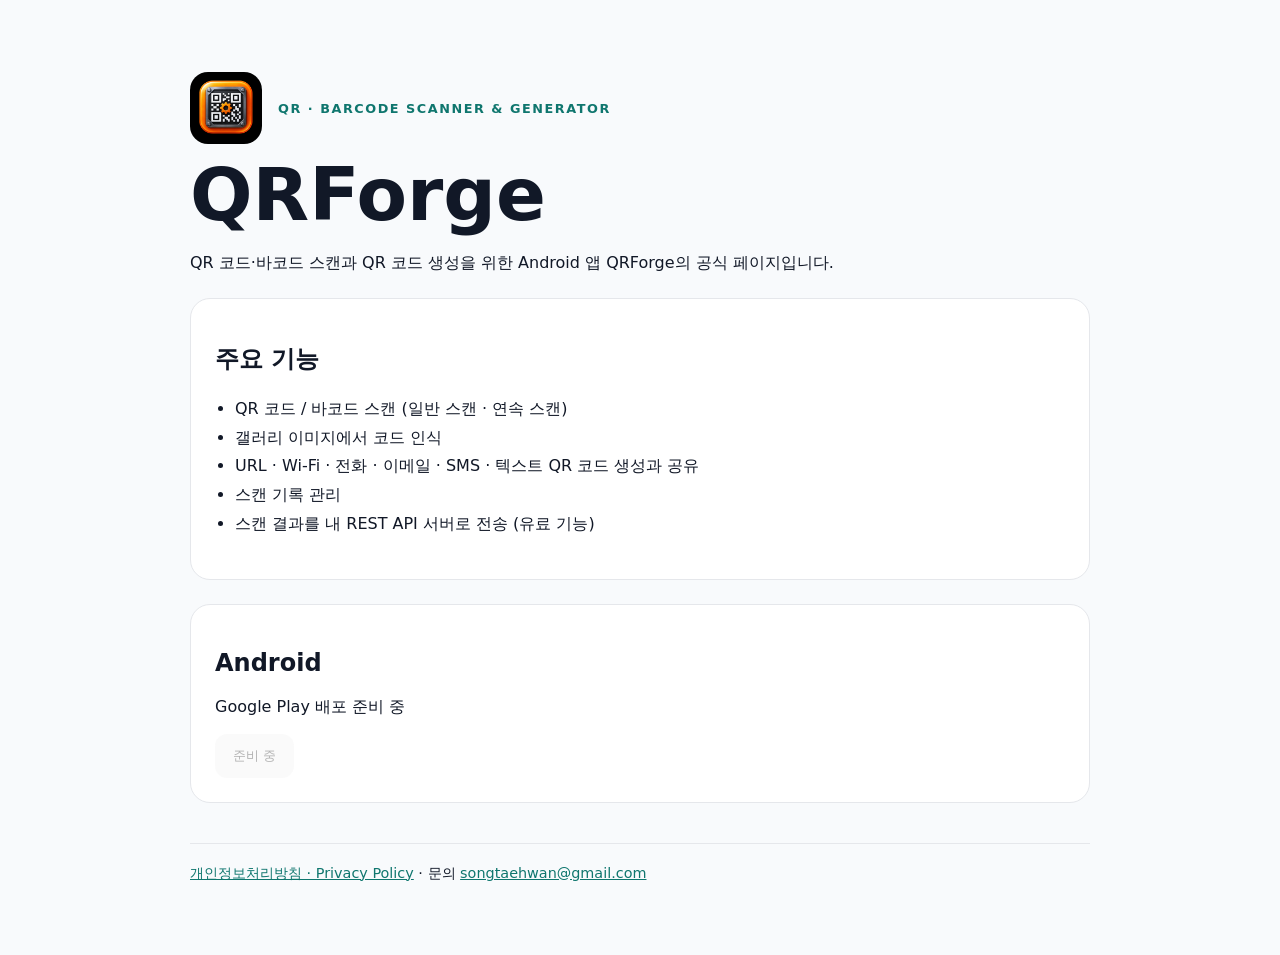
<file: index.html>
<!DOCTYPE html>
<html lang="ko">
<head>
  <meta charset="UTF-8" />
  <meta name="viewport" content="width=device-width, initial-scale=1.0" />
  <title>QRForge</title>
  <link rel="icon" href="./qrforge-playstore-icon-512.png" />
  <link rel="stylesheet" href="./assets/css/style.css" />
</head>
<body>
  <main class="wrap">
    <div class="brand">
      <img src="./qrforge-playstore-icon-512.png" alt="QRForge" />
      <p class="eyebrow">QR · BARCODE SCANNER &amp; GENERATOR</p>
    </div>
    <h1>QRForge</h1>
    <p>QR 코드·바코드 스캔과 QR 코드 생성을 위한 Android 앱 QRForge의 공식 페이지입니다.</p>

    <section>
      <h2>주요 기능</h2>
      <ul>
        <li>QR 코드 / 바코드 스캔 (일반 스캔 · 연속 스캔)</li>
        <li>갤러리 이미지에서 코드 인식</li>
        <li>URL · Wi-Fi · 전화 · 이메일 · SMS · 텍스트 QR 코드 생성과 공유</li>
        <li>스캔 기록 관리</li>
        <li>스캔 결과를 내 REST API 서버로 전송 (유료 기능)</li>
      </ul>
    </section>

    <section>
      <h2>Android</h2>
      <p>Google Play 배포 준비 중</p>
      <button disabled>준비 중</button>
    </section>

    <footer>
      <a href="./privacy.html">개인정보처리방침 · Privacy Policy</a>
      · 문의 <a href="mailto:songtaehwan@gmail.com">songtaehwan@gmail.com</a>
    </footer>
  </main>
</body>
</html>
</file>
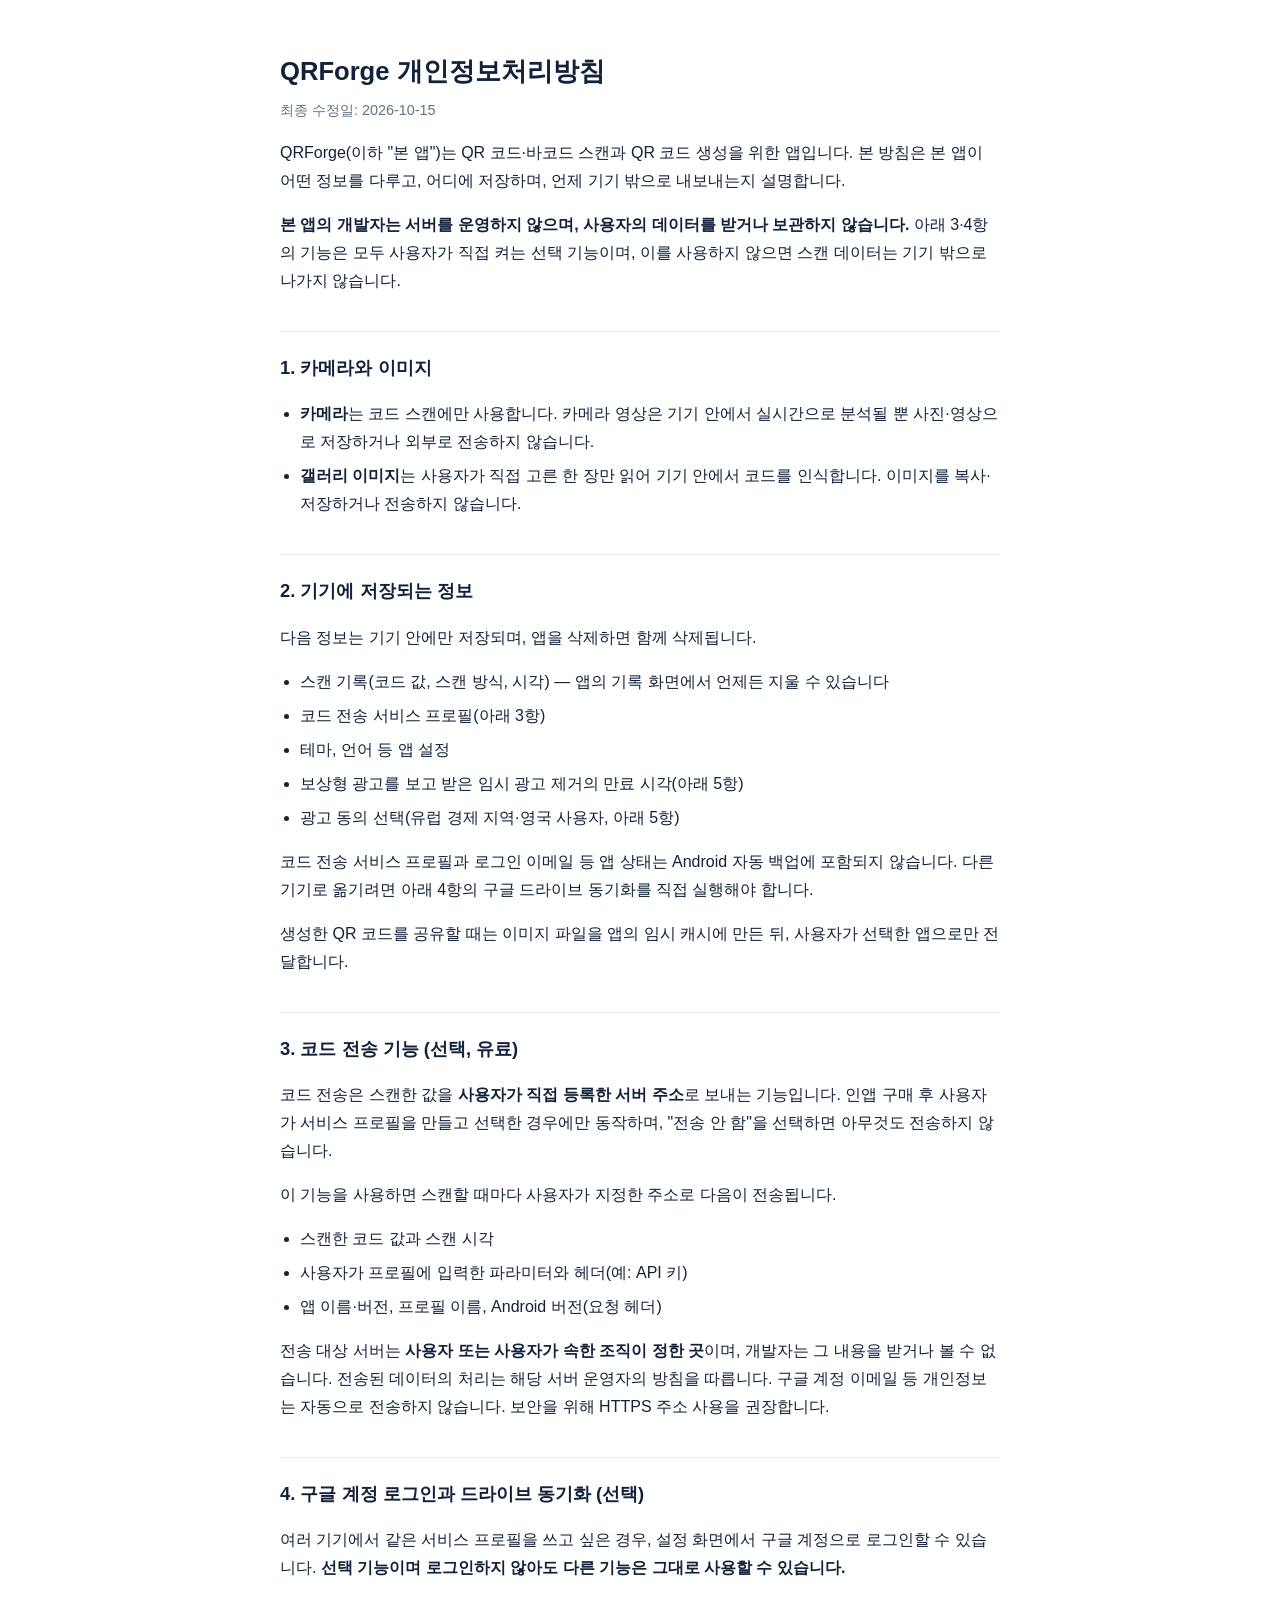
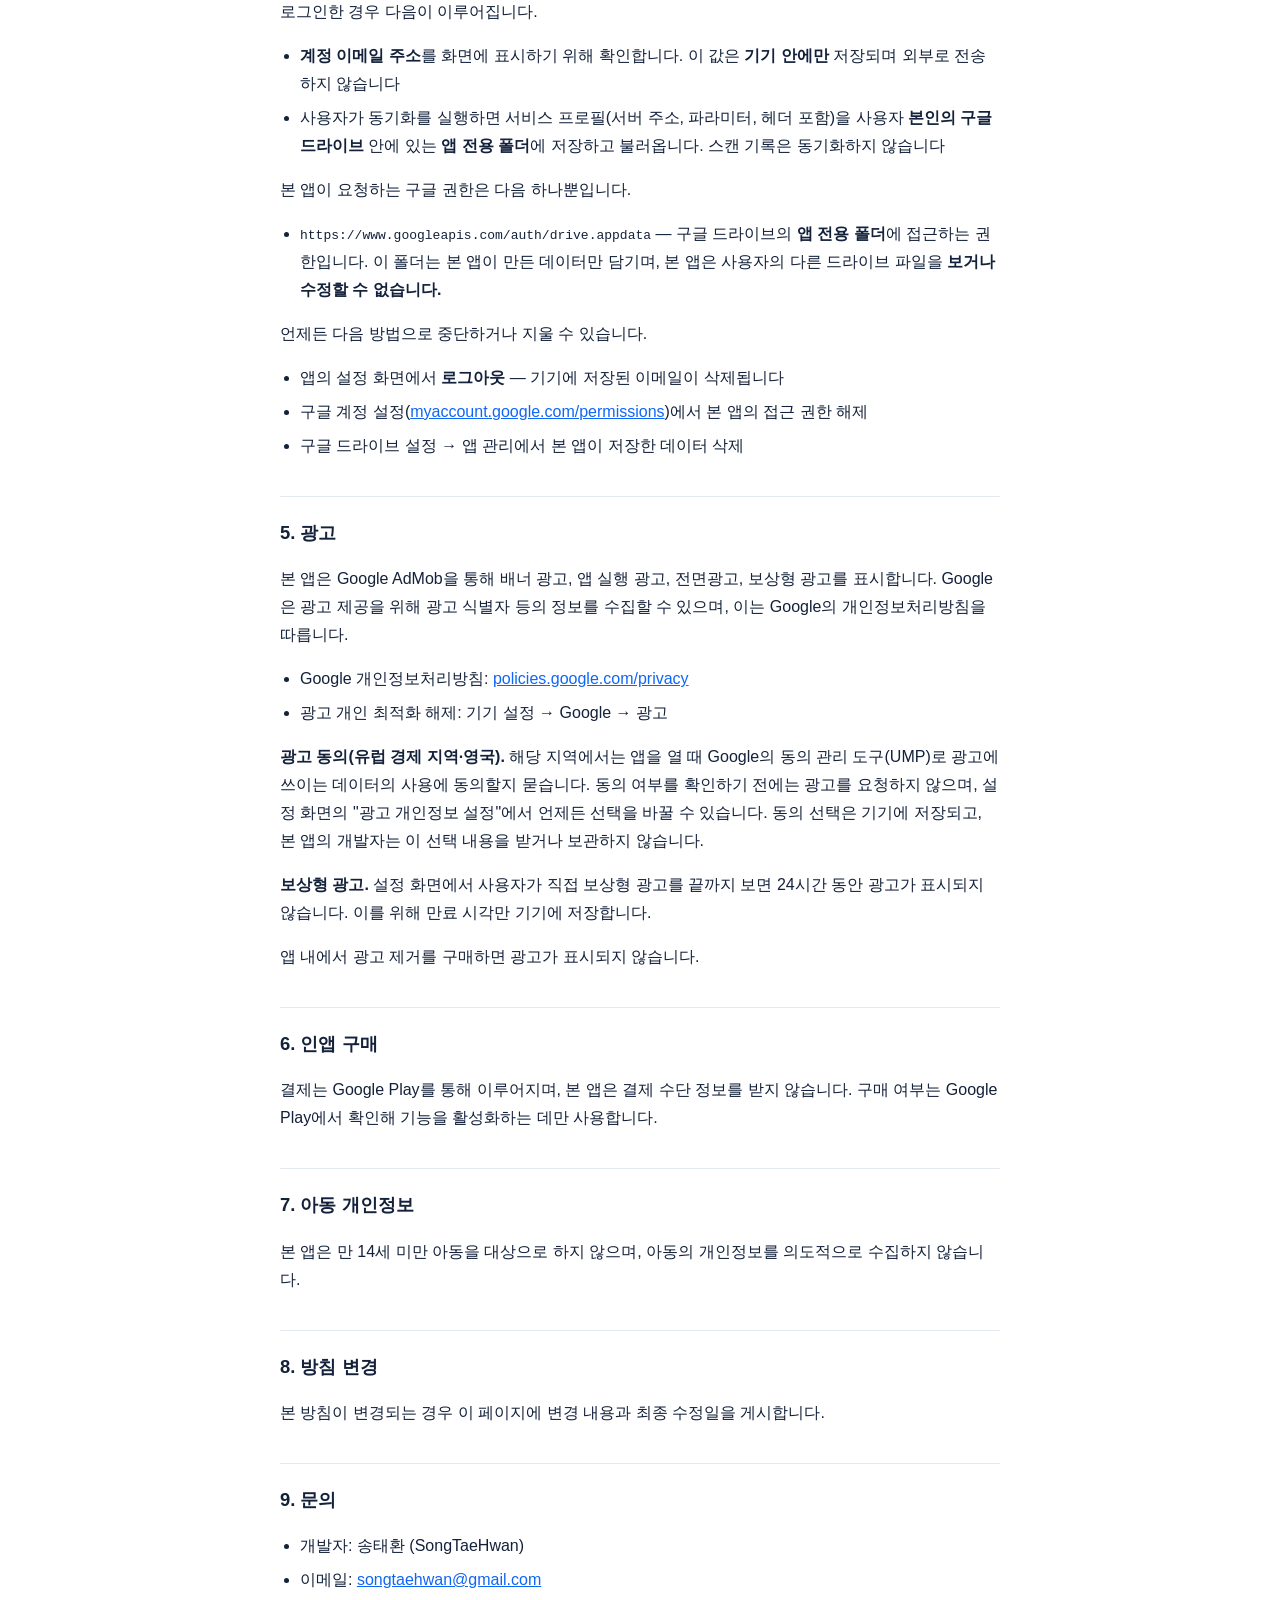
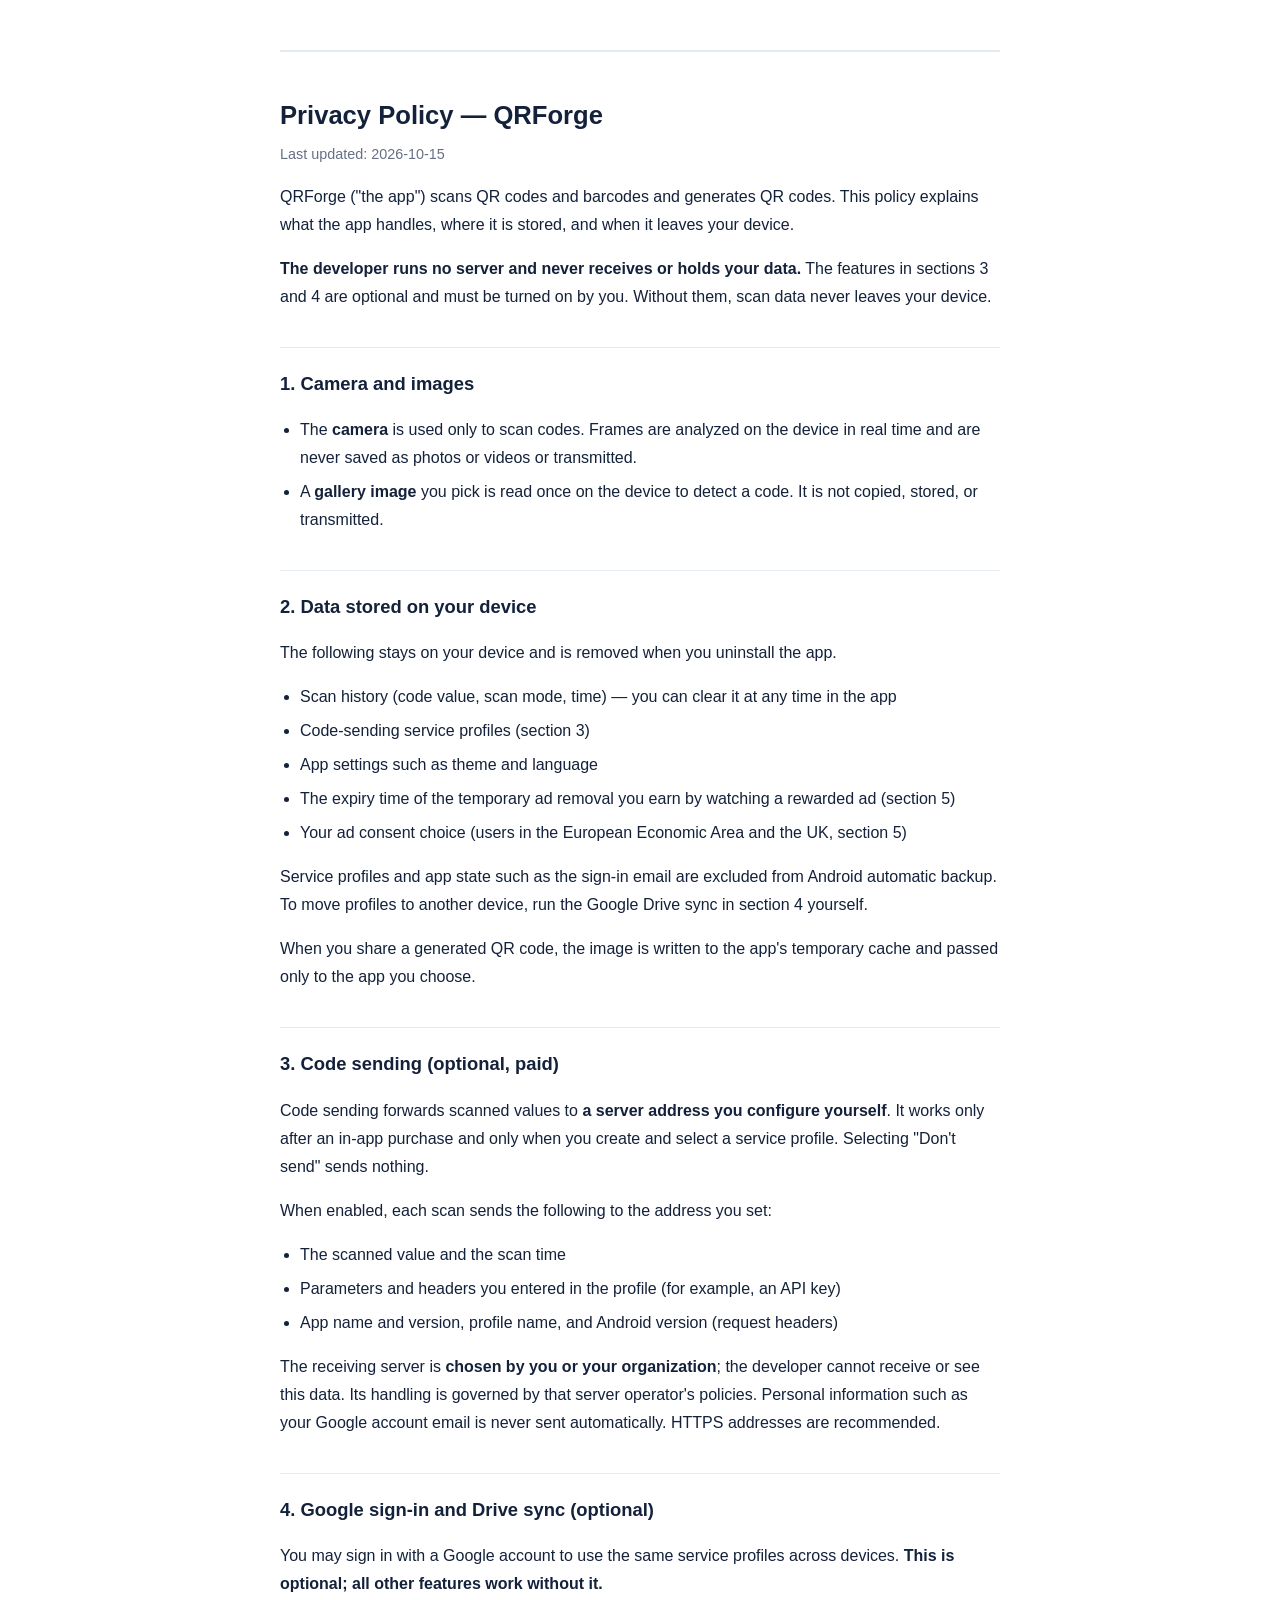
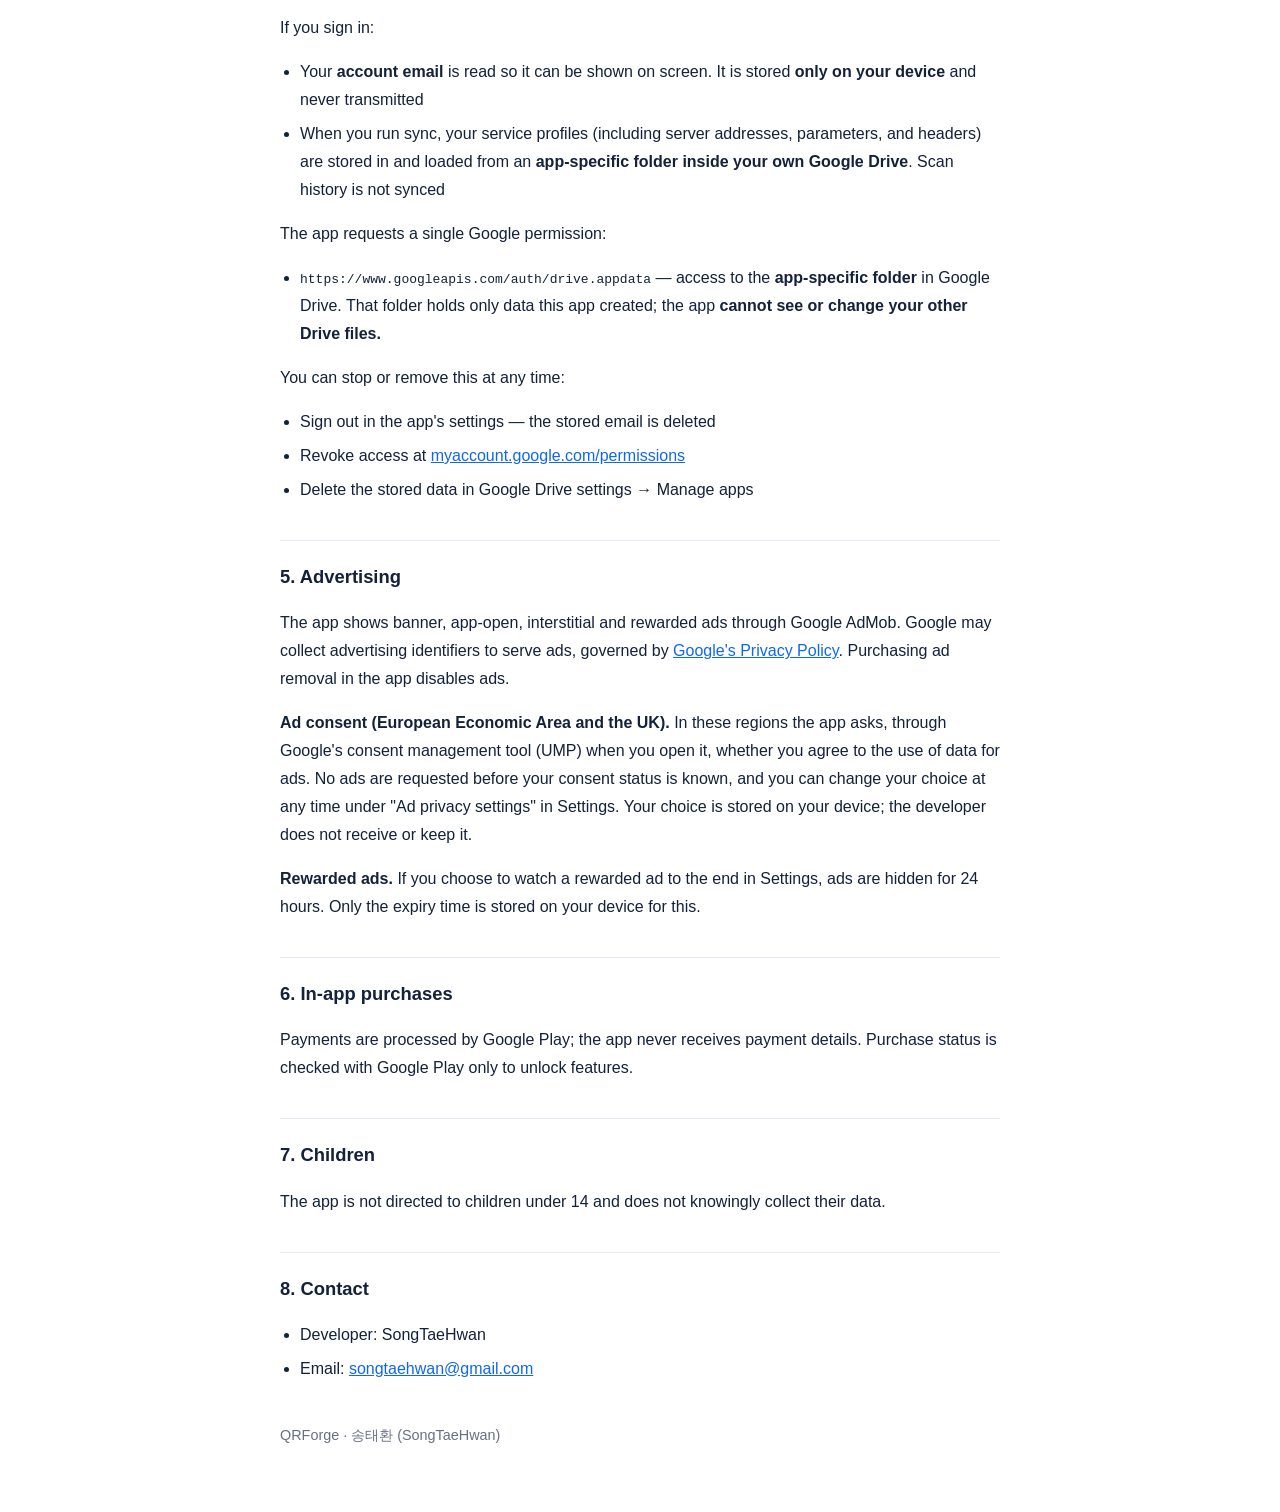
<file: privacy.html>
<!DOCTYPE html>
<html lang="ko">
<head>
<meta charset="utf-8">
<meta name="viewport" content="width=device-width, initial-scale=1">
<title>QRForge · 개인정보처리방침</title>
<style>
  :root { color-scheme: light; }
  body {
    margin: 0 auto; padding: 32px 20px 64px; max-width: 720px;
    font-family: -apple-system, "Segoe UI", "Noto Sans KR", sans-serif;
    line-height: 1.75; color: #13213a; background: #fff;
  }
  h1 { font-size: 1.6rem; margin-bottom: 4px; }
  h2 { font-size: 1.15rem; margin-top: 36px; border-top: 1px solid #e4eaf2; padding-top: 20px; }
  .updated { color: #667085; font-size: .9rem; margin-top: 0; }
  ul { padding-left: 20px; }
  li { margin: 6px 0; }
  a { color: #0f66f5; }
  .lang { margin-top: 56px; border-top: 2px solid #e4eaf2; padding-top: 24px; }
  footer { margin-top: 40px; color: #667085; font-size: .9rem; }
</style>
</head>
<body>

<h1>QRForge 개인정보처리방침</h1>
<p class="updated">최종 수정일: 2026-10-15</p>

<p>
  QRForge(이하 &quot;본 앱&quot;)는 QR 코드·바코드 스캔과 QR 코드 생성을 위한 앱입니다.
  본 방침은 본 앱이 어떤 정보를 다루고, 어디에 저장하며, 언제 기기 밖으로 내보내는지 설명합니다.
</p>

<p>
  <strong>본 앱의 개발자는 서버를 운영하지 않으며, 사용자의 데이터를 받거나 보관하지 않습니다.</strong>
  아래 3·4항의 기능은 모두 사용자가 직접 켜는 선택 기능이며, 이를 사용하지 않으면 스캔 데이터는
  기기 밖으로 나가지 않습니다.
</p>

<h2>1. 카메라와 이미지</h2>
<ul>
  <li>
    <strong>카메라</strong>는 코드 스캔에만 사용합니다. 카메라 영상은 기기 안에서 실시간으로
    분석될 뿐 사진·영상으로 저장하거나 외부로 전송하지 않습니다.
  </li>
  <li>
    <strong>갤러리 이미지</strong>는 사용자가 직접 고른 한 장만 읽어 기기 안에서 코드를 인식합니다.
    이미지를 복사·저장하거나 전송하지 않습니다.
  </li>
</ul>

<h2>2. 기기에 저장되는 정보</h2>
<p>다음 정보는 기기 안에만 저장되며, 앱을 삭제하면 함께 삭제됩니다.</p>
<ul>
  <li>스캔 기록(코드 값, 스캔 방식, 시각) — 앱의 기록 화면에서 언제든 지울 수 있습니다</li>
  <li>코드 전송 서비스 프로필(아래 3항)</li>
  <li>테마, 언어 등 앱 설정</li>
  <li>보상형 광고를 보고 받은 임시 광고 제거의 만료 시각(아래 5항)</li>
  <li>광고 동의 선택(유럽 경제 지역·영국 사용자, 아래 5항)</li>
</ul>
<p>
  코드 전송 서비스 프로필과 로그인 이메일 등 앱 상태는 Android 자동 백업에 포함되지 않습니다.
  다른 기기로 옮기려면 아래 4항의 구글 드라이브 동기화를 직접 실행해야 합니다.
</p>
<p>
  생성한 QR 코드를 공유할 때는 이미지 파일을 앱의 임시 캐시에 만든 뒤, 사용자가 선택한 앱으로만 전달합니다.
</p>

<h2>3. 코드 전송 기능 (선택, 유료)</h2>
<p>
  코드 전송은 스캔한 값을 <strong>사용자가 직접 등록한 서버 주소</strong>로 보내는 기능입니다.
  인앱 구매 후 사용자가 서비스 프로필을 만들고 선택한 경우에만 동작하며,
  &quot;전송 안 함&quot;을 선택하면 아무것도 전송하지 않습니다.
</p>
<p>이 기능을 사용하면 스캔할 때마다 사용자가 지정한 주소로 다음이 전송됩니다.</p>
<ul>
  <li>스캔한 코드 값과 스캔 시각</li>
  <li>사용자가 프로필에 입력한 파라미터와 헤더(예: API 키)</li>
  <li>앱 이름·버전, 프로필 이름, Android 버전(요청 헤더)</li>
</ul>
<p>
  전송 대상 서버는 <strong>사용자 또는 사용자가 속한 조직이 정한 곳</strong>이며, 개발자는 그 내용을
  받거나 볼 수 없습니다. 전송된 데이터의 처리는 해당 서버 운영자의 방침을 따릅니다.
  구글 계정 이메일 등 개인정보는 자동으로 전송하지 않습니다. 보안을 위해 HTTPS 주소 사용을 권장합니다.
</p>

<h2>4. 구글 계정 로그인과 드라이브 동기화 (선택)</h2>
<p>
  여러 기기에서 같은 서비스 프로필을 쓰고 싶은 경우, 설정 화면에서 구글 계정으로 로그인할 수 있습니다.
  <strong>선택 기능이며 로그인하지 않아도 다른 기능은 그대로 사용할 수 있습니다.</strong>
</p>
<p>로그인한 경우 다음이 이루어집니다.</p>
<ul>
  <li>
    <strong>계정 이메일 주소</strong>를 화면에 표시하기 위해 확인합니다.
    이 값은 <strong>기기 안에만</strong> 저장되며 외부로 전송하지 않습니다
  </li>
  <li>
    사용자가 동기화를 실행하면 서비스 프로필(서버 주소, 파라미터, 헤더 포함)을 사용자
    <strong>본인의 구글 드라이브</strong> 안에 있는 <strong>앱 전용 폴더</strong>에 저장하고 불러옵니다.
    스캔 기록은 동기화하지 않습니다
  </li>
</ul>
<p>본 앱이 요청하는 구글 권한은 다음 하나뿐입니다.</p>
<ul>
  <li>
    <code>https://www.googleapis.com/auth/drive.appdata</code> —
    구글 드라이브의 <strong>앱 전용 폴더</strong>에 접근하는 권한입니다.
    이 폴더는 본 앱이 만든 데이터만 담기며, 본 앱은 사용자의 다른 드라이브 파일을
    <strong>보거나 수정할 수 없습니다.</strong>
  </li>
</ul>
<p>언제든 다음 방법으로 중단하거나 지울 수 있습니다.</p>
<ul>
  <li>앱의 설정 화면에서 <strong>로그아웃</strong> — 기기에 저장된 이메일이 삭제됩니다</li>
  <li>
    구글 계정 설정(<a href="https://myaccount.google.com/permissions">myaccount.google.com/permissions</a>)에서
    본 앱의 접근 권한 해제
  </li>
  <li>구글 드라이브 설정 → 앱 관리에서 본 앱이 저장한 데이터 삭제</li>
</ul>

<h2>5. 광고</h2>
<p>
  본 앱은 Google AdMob을 통해 배너 광고, 앱 실행 광고, 전면광고, 보상형 광고를 표시합니다. Google은 광고 제공을 위해
  광고 식별자 등의 정보를 수집할 수 있으며, 이는 Google의 개인정보처리방침을 따릅니다.
</p>
<ul>
  <li>Google 개인정보처리방침: <a href="https://policies.google.com/privacy">policies.google.com/privacy</a></li>
  <li>광고 개인 최적화 해제: 기기 설정 → Google → 광고</li>
</ul>
<p><strong>광고 동의(유럽 경제 지역·영국).</strong>
  해당 지역에서는 앱을 열 때 Google의 동의 관리 도구(UMP)로 광고에 쓰이는 데이터의 사용에 동의할지 묻습니다.
  동의 여부를 확인하기 전에는 광고를 요청하지 않으며, 설정 화면의 &quot;광고 개인정보 설정&quot;에서 언제든 선택을 바꿀 수 있습니다.
  동의 선택은 기기에 저장되고, 본 앱의 개발자는 이 선택 내용을 받거나 보관하지 않습니다.
</p>
<p><strong>보상형 광고.</strong>
  설정 화면에서 사용자가 직접 보상형 광고를 끝까지 보면 24시간 동안 광고가 표시되지 않습니다.
  이를 위해 만료 시각만 기기에 저장합니다.
</p>
<p>앱 내에서 광고 제거를 구매하면 광고가 표시되지 않습니다.</p>

<h2>6. 인앱 구매</h2>
<p>
  결제는 Google Play를 통해 이루어지며, 본 앱은 결제 수단 정보를 받지 않습니다.
  구매 여부는 Google Play에서 확인해 기능을 활성화하는 데만 사용합니다.
</p>

<h2>7. 아동 개인정보</h2>
<p>
  본 앱은 만 14세 미만 아동을 대상으로 하지 않으며, 아동의 개인정보를 의도적으로 수집하지 않습니다.
</p>

<h2>8. 방침 변경</h2>
<p>본 방침이 변경되는 경우 이 페이지에 변경 내용과 최종 수정일을 게시합니다.</p>

<h2>9. 문의</h2>
<ul>
  <li>개발자: 송태환 (SongTaeHwan)</li>
  <li>이메일: <a href="mailto:songtaehwan@gmail.com">songtaehwan@gmail.com</a></li>
</ul>

<div class="lang" lang="en">
  <h1>Privacy Policy — QRForge</h1>
  <p class="updated">Last updated: 2026-10-15</p>

  <p>
    QRForge (&quot;the app&quot;) scans QR codes and barcodes and generates QR codes.
    This policy explains what the app handles, where it is stored, and when it leaves your device.
  </p>

  <p>
    <strong>The developer runs no server and never receives or holds your data.</strong>
    The features in sections 3 and 4 are optional and must be turned on by you. Without them,
    scan data never leaves your device.
  </p>

  <h2>1. Camera and images</h2>
  <ul>
    <li>
      The <strong>camera</strong> is used only to scan codes. Frames are analyzed on the device in
      real time and are never saved as photos or videos or transmitted.
    </li>
    <li>
      A <strong>gallery image</strong> you pick is read once on the device to detect a code.
      It is not copied, stored, or transmitted.
    </li>
  </ul>

  <h2>2. Data stored on your device</h2>
  <p>The following stays on your device and is removed when you uninstall the app.</p>
  <ul>
    <li>Scan history (code value, scan mode, time) — you can clear it at any time in the app</li>
    <li>Code-sending service profiles (section 3)</li>
    <li>App settings such as theme and language</li>
    <li>The expiry time of the temporary ad removal you earn by watching a rewarded ad (section 5)</li>
    <li>Your ad consent choice (users in the European Economic Area and the UK, section 5)</li>
  </ul>
  <p>
    Service profiles and app state such as the sign-in email are excluded from Android automatic backup.
    To move profiles to another device, run the Google Drive sync in section 4 yourself.
  </p>
  <p>
    When you share a generated QR code, the image is written to the app&#39;s temporary cache and
    passed only to the app you choose.
  </p>

  <h2>3. Code sending (optional, paid)</h2>
  <p>
    Code sending forwards scanned values to <strong>a server address you configure yourself</strong>.
    It works only after an in-app purchase and only when you create and select a service profile.
    Selecting &quot;Don&#39;t send&quot; sends nothing.
  </p>
  <p>When enabled, each scan sends the following to the address you set:</p>
  <ul>
    <li>The scanned value and the scan time</li>
    <li>Parameters and headers you entered in the profile (for example, an API key)</li>
    <li>App name and version, profile name, and Android version (request headers)</li>
  </ul>
  <p>
    The receiving server is <strong>chosen by you or your organization</strong>; the developer cannot
    receive or see this data. Its handling is governed by that server operator&#39;s policies.
    Personal information such as your Google account email is never sent automatically.
    HTTPS addresses are recommended.
  </p>

  <h2>4. Google sign-in and Drive sync (optional)</h2>
  <p>
    You may sign in with a Google account to use the same service profiles across devices.
    <strong>This is optional; all other features work without it.</strong>
  </p>
  <p>If you sign in:</p>
  <ul>
    <li>
      Your <strong>account email</strong> is read so it can be shown on screen.
      It is stored <strong>only on your device</strong> and never transmitted
    </li>
    <li>
      When you run sync, your service profiles (including server addresses, parameters, and headers)
      are stored in and loaded from an <strong>app-specific folder inside your own Google Drive</strong>.
      Scan history is not synced
    </li>
  </ul>
  <p>The app requests a single Google permission:</p>
  <ul>
    <li>
      <code>https://www.googleapis.com/auth/drive.appdata</code> — access to the
      <strong>app-specific folder</strong> in Google Drive. That folder holds only data
      this app created; the app <strong>cannot see or change your other Drive files.</strong>
    </li>
  </ul>
  <p>You can stop or remove this at any time:</p>
  <ul>
    <li>Sign out in the app&#39;s settings — the stored email is deleted</li>
    <li>
      Revoke access at
      <a href="https://myaccount.google.com/permissions">myaccount.google.com/permissions</a>
    </li>
    <li>Delete the stored data in Google Drive settings → Manage apps</li>
  </ul>

  <h2>5. Advertising</h2>
  <p>
    The app shows banner, app-open, interstitial and rewarded ads through Google AdMob. Google may collect advertising
    identifiers to serve ads, governed by
    <a href="https://policies.google.com/privacy">Google&#39;s Privacy Policy</a>.
    Purchasing ad removal in the app disables ads.
  </p>
  <p><strong>Ad consent (European Economic Area and the UK).</strong>
    In these regions the app asks, through Google&#39;s consent management tool (UMP) when you open it, whether you
    agree to the use of data for ads. No ads are requested before your consent status is known, and you can change
    your choice at any time under &quot;Ad privacy settings&quot; in Settings. Your choice is stored on your device;
    the developer does not receive or keep it.
  </p>
  <p><strong>Rewarded ads.</strong>
    If you choose to watch a rewarded ad to the end in Settings, ads are hidden for 24 hours.
    Only the expiry time is stored on your device for this.
  </p>

  <h2>6. In-app purchases</h2>
  <p>
    Payments are processed by Google Play; the app never receives payment details.
    Purchase status is checked with Google Play only to unlock features.
  </p>

  <h2>7. Children</h2>
  <p>The app is not directed to children under 14 and does not knowingly collect their data.</p>

  <h2>8. Contact</h2>
  <ul>
    <li>Developer: SongTaeHwan</li>
    <li>Email: <a href="mailto:songtaehwan@gmail.com">songtaehwan@gmail.com</a></li>
  </ul>
</div>

<footer>QRForge · 송태환 (SongTaeHwan)</footer>

</body>
</html>
</file>
<file: assets/css/style.css>
* { box-sizing: border-box; }
body {
  margin: 0;
  font-family: system-ui, -apple-system, BlinkMacSystemFont, "Segoe UI", sans-serif;
  color: #111827;
  background: #f8fafc;
}
.wrap {
  width: min(900px, calc(100% - 40px));
  margin: 0 auto;
  padding: 72px 0;
}
.brand { display: flex; align-items: center; gap: 16px; }
.brand img { width: 72px; height: 72px; border-radius: 18px; }
.eyebrow {
  font-size: .8rem;
  font-weight: 800;
  letter-spacing: .12em;
  color: #0f766e;
}
h1 { font-size: clamp(2.3rem, 7vw, 4.6rem); margin: 8px 0 16px; }
section {
  margin-top: 24px;
  padding: 24px;
  border: 1px solid #e5e7eb;
  border-radius: 20px;
  background: white;
}
section ul { padding-left: 20px; line-height: 1.8; }
button {
  min-height: 44px;
  padding: 0 18px;
  border: 0;
  border-radius: 12px;
}
footer {
  margin-top: 40px;
  padding-top: 20px;
  border-top: 1px solid #e5e7eb;
  font-size: .9rem;
}
footer a { color: #0f766e; }
</file>
